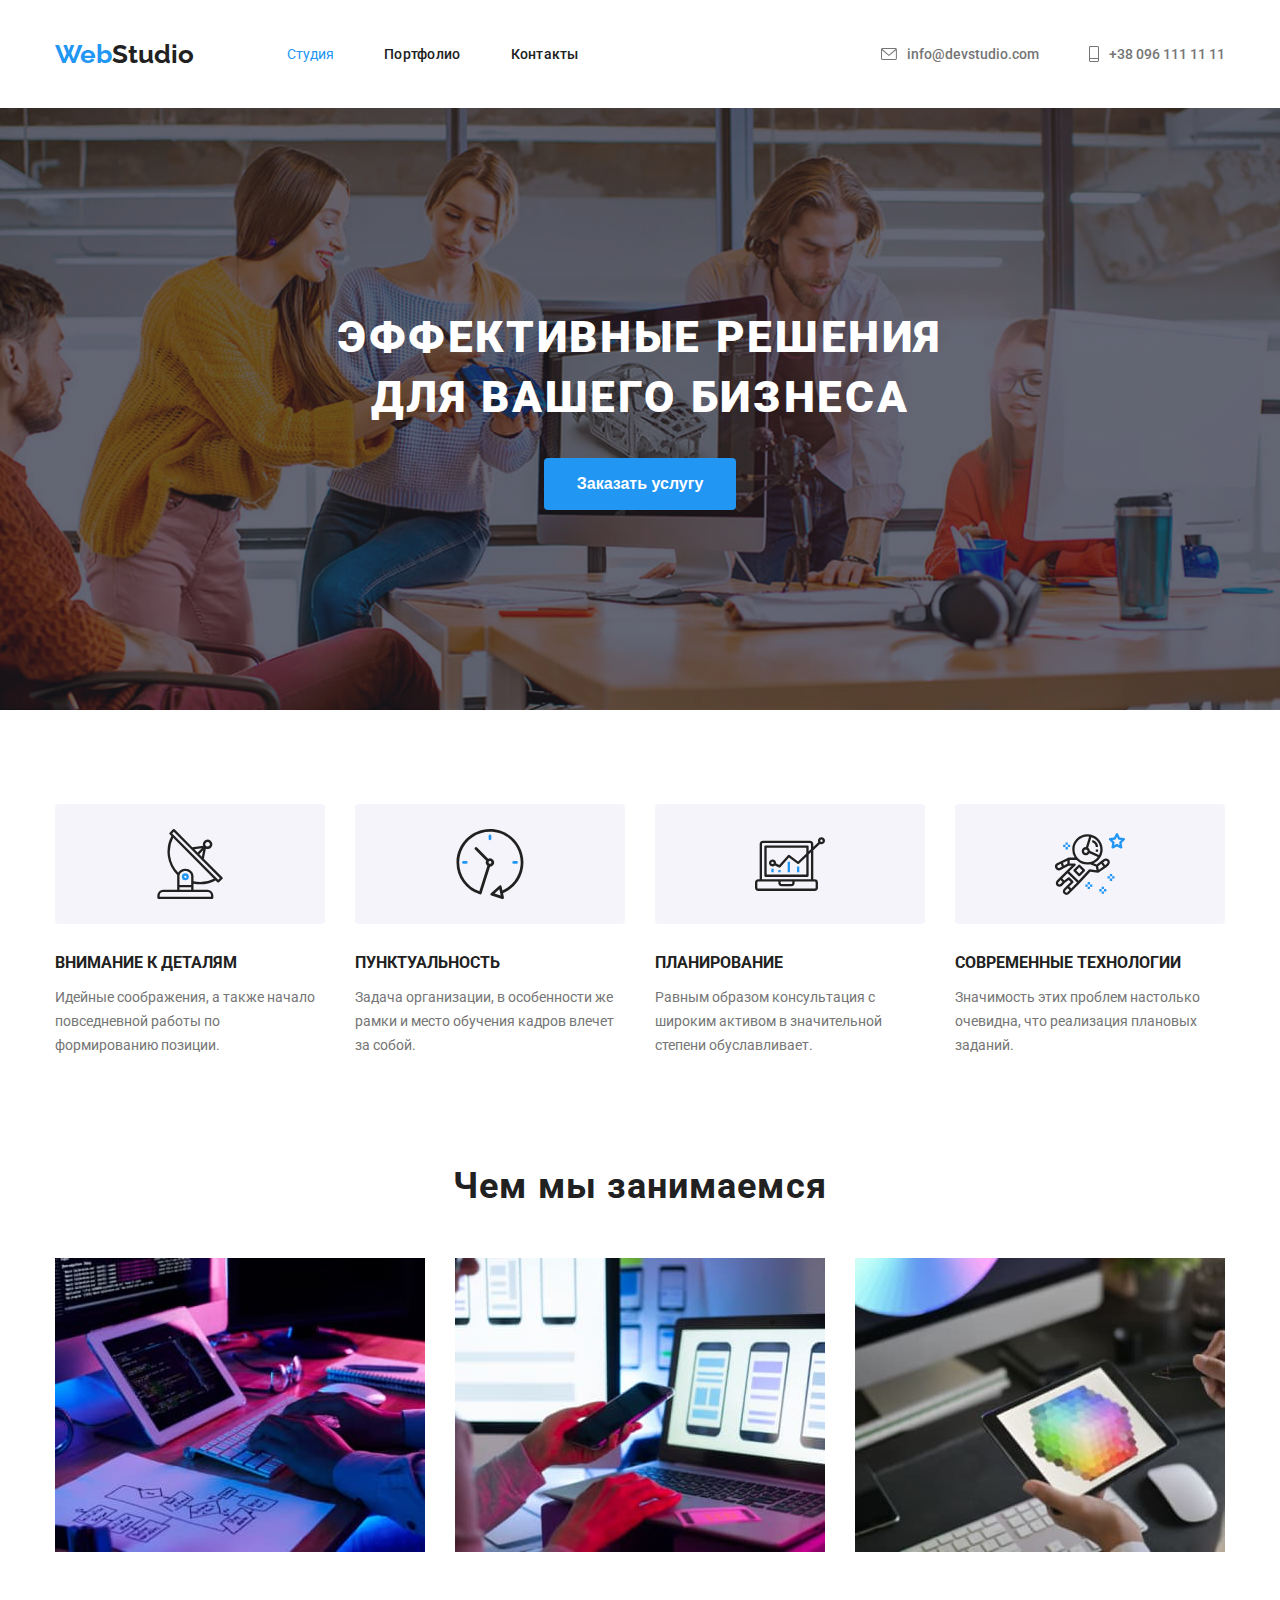
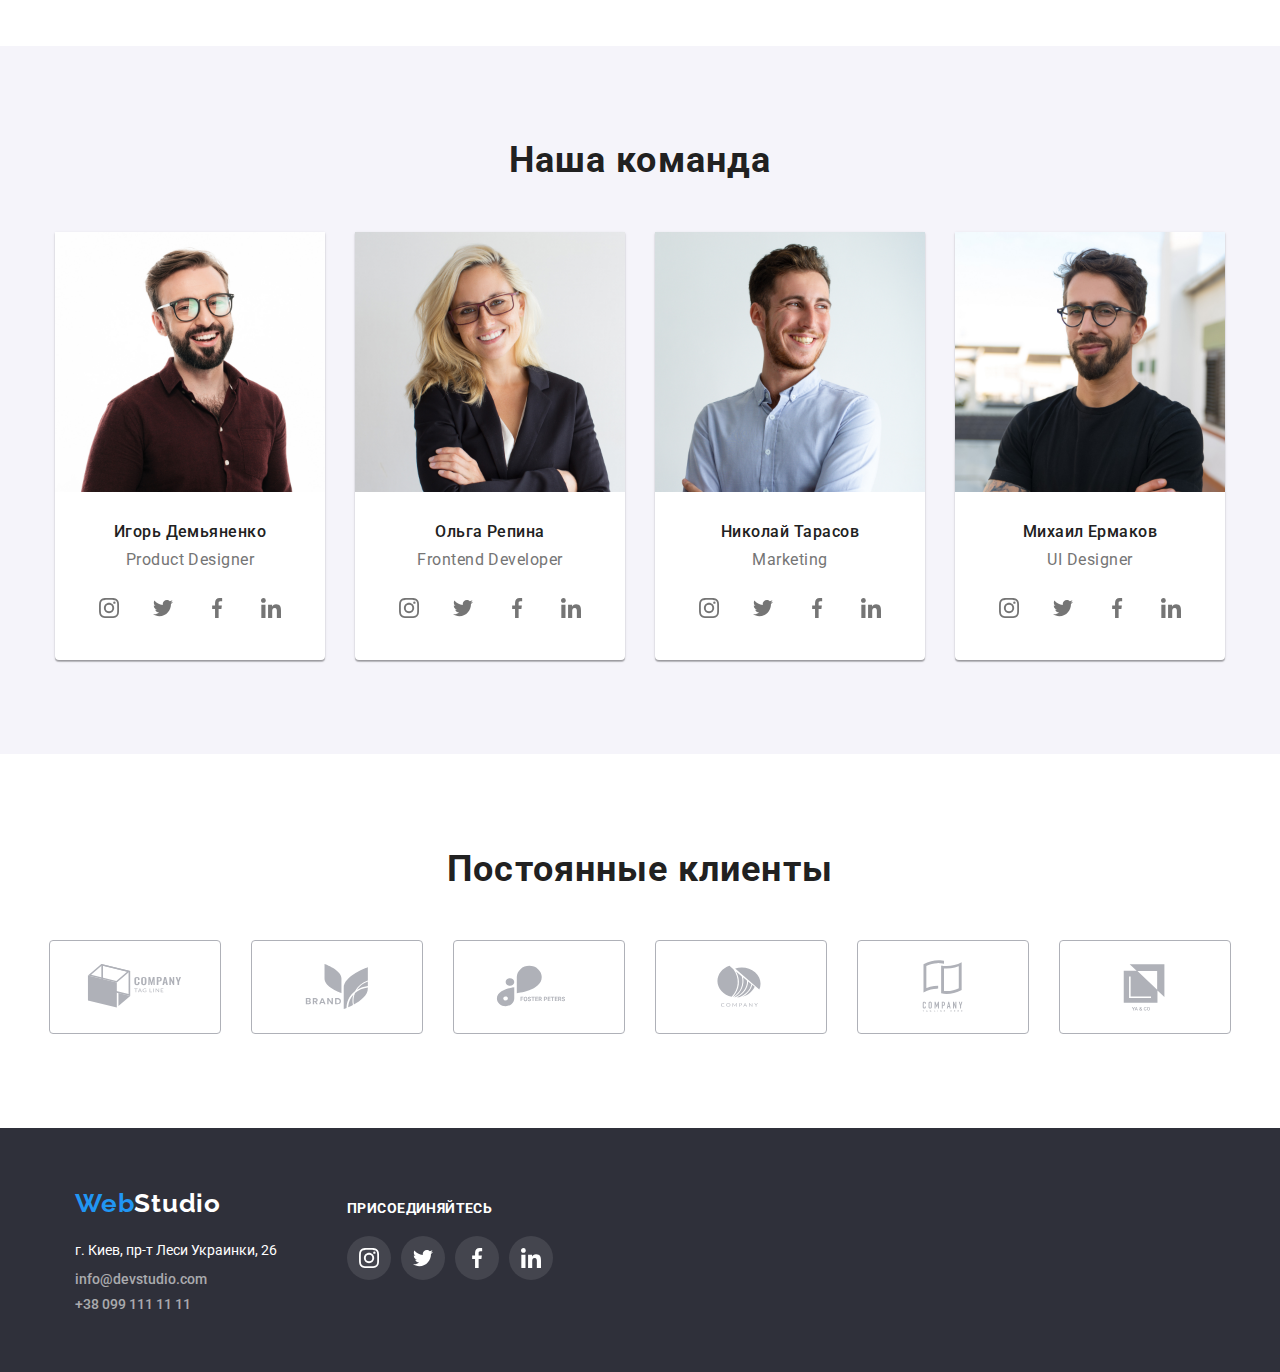
<file: index.html>
<!DOCTYPE html>
<html lang="ru">
  <head>
    <meta charset="UTF-8" />
    <meta http-equiv="X-UA-Compatible" content="IE=edge" />
    <meta name="viewport" content="width=device-width, initial-scale=1.0" />
    <title>Document</title>
    <link
      href="https://fonts.googleapis.com/css2?family=Raleway:wght@700&family=Roboto:wght@400;500;700;900&display=swap"
      rel="stylesheet"
    />
    <link rel="stylesheet" href="./scc/styles.css" />
  </head>

  <body>
    <!-- header -->
    <header class="page-header">
      <div class="container main-nav">
        <nav class="box-menu">
          <div class="box-logo">
            <a href="" class="logo"><span class="logo-web">Web</span>Studio</a>
          </div>
          <ul class="menu">
            <li class="item"><a href="" class="nav-current">Студия</a></li>
            <li class="item"><a href="./portfolio.html" class="nav">Портфолио</a></li>
            <li class="item"><a href="" class="nav">Контакты</a></li>
          </ul>
        </nav>

        <ul class="header-contakt">
          <li class="item">
            <a href="mailto:info@devstudio.com" class="contakt">
              <svg class="icon-header" width="16" height="12">
                <use href="./images/symbol-defs.svg#icon-envelope"></use>
              </svg>
              info@devstudio.com</a
            >
          </li>
          <li class="item">
            <a href="tel:+380961111111" class="contakt">
              <svg class="icon-header" width="10" height="16">
                <use href="./images/symbol-defs.svg#icon-Vector"></use>
              </svg>
              +38 096 111 11 11</a
            >
          </li>
        </ul>
      </div>
    </header>
    <!--main-->
    <main>
      <!--Blok 1-->

      <section class="hero hero-bg">
        <div class="container">
          <h1 class="hero-title">Эффективные решения для вашего бизнеса</h1>
          <button type="button" class="button">Заказать услугу</button>
        </div>
      </section>

      <!--Blok 2-->
      <section class="section reset">
        <h2 hidden>Основная часть</h2>
        <div class="container">
          <ul class="features">
            <li class="item icon-antenna">
              <div class="icon-bg">
                <svg class="icon-features">
                  <use href="./images/symbol-defs.svg#icon-antenna"></use>
                </svg>
              </div>
              <h3 class="feature-title">Внимание к деталям</h3>
              <p class="feature-text">
                Идейные соображения, а также начало повседневной работы по формированию позиции.
              </p>
            </li>
            <li class="item">
              <div class="icon-bg">
                <svg class="icon-features">
                  <use href="./images/symbol-defs.svg#icon-clock"></use>
                </svg>
              </div>
              <h3 class="feature-title">Пунктуальность</h3>
              <p class="feature-text">
                Задача организации, в особенности же рамки и место обучения кадров влечет за собой.
              </p>
            </li>
            <li class="item">
              <div class="icon-bg">
                <svg class="icon-features">
                  <use href="./images/symbol-defs.svg#icon-diagram"></use>
                </svg>
              </div>
              <h3 class="feature-title">Планирование</h3>
              <p class="feature-text">
                Равным образом консультация с широким активом в значительной степени обуславливает.
              </p>
            </li>
            <li class="item">
              <div class="icon-bg">
                <svg class="icon-features">
                  <use href="./images/symbol-defs.svg#icon-astronaut"></use>
                </svg>
              </div>
              <h3 class="feature-title">Современные технологии</h3>
              <p class="feature-text">
                Значимость этих проблем настолько очевидна, что реализация плановых заданий.
              </p>
            </li>
          </ul>
        </div>
      </section>
      <!--Blok 3-->
      <section class="section">
        <div class="container">
          <h2 class="lessons">Чем мы занимаемся</h2>
          <ul class="img-work">
            <li class="img-item">
              <a href=""><img src="./images/blok_4/imss2.jpg" alt="user photo" width="370" /></a>
            </li>
            <li class="img-item">
              <a href=""><img src="./images/blok_4/imss3.jpg" alt="user photo_1" width="370" /></a>
            </li>
            <li class="img-item">
              <a href=""><img src="./images/blok_4/imss4.jpg" alt="user pfoto_2" width="370" /></a>
            </li>
          </ul>
        </div>
      </section>
      <!--Blok 4-->

      <section class="section team">
        <div class="container">
          <h2 class="our-team">Наша команда</h2>
          <ul class="comands">
            <li class="comand">
              <div class="foto">
                <img src="./images/blok5/img10.jpg" alt="user photo" width="270" />
              </div>
              <div class="box">
                <h3 class="our-team-name">Игорь Демьяненко</h3>
                <p lang="en" class="specialist">Product Designer</p>
                <ul class="social-media">
                  <li class="social-media-item">
                    <a
                      class="social-media-link"
                      href=""
                      target="_blank"
                      rel="noopener noreferrer"
                      aria-label="instagram"
                    >
                      <svg class="icon" width="20" height="20">
                        <use href="./images/symbol-defs.svg#icon-instagram"></use>
                      </svg>
                    </a>
                  </li>
                  <li class="social-media-item">
                    <a
                      class="social-media-link"
                      href=""
                      target="_blank"
                      rel="noopener noreferrer"
                      aria-label="twitter"
                    >
                      <svg class="icon" width="20" height="20">
                        <use href="./images/symbol-defs.svg#icon-twitter"></use>
                      </svg>
                    </a>
                  </li>
                  <li class="social-media-item">
                    <a
                      class="social-media-link"
                      href=""
                      target="_blank"
                      rel="noopener noreferrer"
                      aria-label="facebook"
                    >
                      <svg class="icon" width="20" height="20">
                        <use href="./images/symbol-defs.svg#icon-facebook"></use>
                      </svg>
                    </a>
                  </li>
                  <li class="social-media-item">
                    <a
                      class="social-media-link"
                      href=""
                      target="_blank"
                      rel="noopener noreferrer"
                      aria-label="linkedin"
                    >
                      <svg class="icon" width="20" height="20">
                        <use href="./images/symbol-defs.svg#icon-linkedin"></use>
                      </svg>
                    </a>
                  </li>
                </ul>
              </div>
            </li>
            <li class="comand">
              <div class="foto">
                <img src="./images/blok5/img11.jpg" alt="user photo" width="270" />
              </div>
              <div class="box">
                <h3 class="our-team-name">Ольга Репина</h3>
                <p lang="en" class="specialist">Frontend Developer</p>
                <ul class="social-media">
                  <li class="social-media-item">
                    <a
                      class="social-media-link"
                      href=""
                      target="_blank"
                      rel="noopener noreferrer"
                      aria-label="instagram"
                    >
                      <svg class="icon" width="20" height="20">
                        <use href="./images/symbol-defs.svg#icon-instagram"></use>
                      </svg>
                    </a>
                  </li>
                  <li class="social-media-item">
                    <a
                      class="social-media-link"
                      href=""
                      target="_blank"
                      rel="noopener noreferrer"
                      aria-label="twitter"
                    >
                      <svg class="icon" width="20" height="20">
                        <use href="./images/symbol-defs.svg#icon-twitter"></use>
                      </svg>
                    </a>
                  </li>
                  <li class="social-media-item">
                    <a
                      class="social-media-link"
                      href=""
                      target="_blank"
                      rel="noopener noreferrer"
                      aria-label="facebook"
                    >
                      <svg class="icon" width="20" height="20">
                        <use href="./images/symbol-defs.svg#icon-facebook"></use>
                      </svg>
                    </a>
                  </li>
                  <li class="social-media-item">
                    <a
                      class="social-media-link"
                      href=""
                      target="_blank"
                      rel="noopener noreferrer"
                      aria-label="linkedin"
                    >
                      <svg class="icon" width="20" height="20">
                        <use href="./images/symbol-defs.svg#icon-linkedin"></use>
                      </svg>
                    </a>
                  </li>
                </ul>
              </div>
            </li>
            <li class="comand">
              <div class="foto">
                <img src="./images/blok5/img12.jpg" alt="user photo" width="270" />
              </div>
              <div class="box">
                <h3 class="our-team-name">Николай Тарасов</h3>
                <p lang="en" class="specialist">Marketing</p>
                <ul class="social-media">
                  <li class="social-media-item">
                    <a
                      class="social-media-link"
                      href=""
                      target="_blank"
                      rel="noopener noreferrer"
                      aria-label="instagram"
                    >
                      <svg class="icon" width="20" height="20">
                        <use href="./images/symbol-defs.svg#icon-instagram"></use>
                      </svg>
                    </a>
                  </li>
                  <li class="social-media-item">
                    <a
                      class="social-media-link"
                      href=""
                      target="_blank"
                      rel="noopener noreferrer"
                      aria-label="twitter"
                    >
                      <svg class="icon" width="20" height="20">
                        <use href="./images/symbol-defs.svg#icon-twitter"></use>
                      </svg>
                    </a>
                  </li>
                  <li class="social-media-item">
                    <a
                      class="social-media-link"
                      href=""
                      target="_blank"
                      rel="noopener noreferrer"
                      aria-label="facebook"
                    >
                      <svg class="icon" width="20" height="20">
                        <use href="./images/symbol-defs.svg#icon-facebook"></use>
                      </svg>
                    </a>
                  </li>
                  <li class="social-media-item">
                    <a
                      class="social-media-link"
                      href=""
                      target="_blank"
                      rel="noopener noreferrer"
                      aria-label="linkedin"
                    >
                      <svg class="icon" width="20" height="20">
                        <use href="./images/symbol-defs.svg#icon-linkedin"></use>
                      </svg>
                    </a>
                  </li>
                </ul>
              </div>
            </li>
            <li class="comand">
              <div class="foto">
                <img src="./images/blok5/img13.jpg" alt="user photo" width="270" />
              </div>
              <div class="box">
                <h3 class="our-team-name">Михаил Ермаков</h3>
                <p lang="en" class="specialist">UI Designer</p>
                <ul class="social-media">
                  <li class="social-media-item">
                    <a
                      class="social-media-link"
                      href=""
                      target="_blank"
                      rel="noopener noreferrer"
                      aria-label="instagram"
                    >
                      <svg class="icon" width="20" height="20">
                        <use href="./images/symbol-defs.svg#icon-instagram"></use>
                      </svg>
                    </a>
                  </li>
                  <li class="social-media-item">
                    <a
                      class="social-media-link"
                      href=""
                      target="_blank"
                      rel="noopener noreferrer"
                      aria-label="twitter"
                    >
                      <svg class="icon" width="20" height="20">
                        <use href="./images/symbol-defs.svg#icon-twitter"></use>
                      </svg>
                    </a>
                  </li>
                  <li class="social-media-item">
                    <a
                      class="social-media-link"
                      href=""
                      target="_blank"
                      rel="noopener noreferrer"
                      aria-label="facebook"
                    >
                      <svg class="icon" width="20" height="20">
                        <use href="./images/symbol-defs.svg#icon-facebook"></use>
                      </svg>
                    </a>
                  </li>
                  <li class="social-media-item">
                    <a
                      class="social-media-link"
                      href=""
                      target="_blank"
                      rel="noopener noreferrer"
                      aria-label="linkedin"
                    >
                      <svg class="icon" width="20" height="20">
                        <use href="./images/symbol-defs.svg#icon-linkedin"></use>
                      </svg>
                    </a>
                  </li>
                </ul>
              </div>
            </li>
          </ul>
        </div>
      </section>
      <!--Blok 5-->
      <section class="section">
        <h2 class="regular-customers">Постоянные клиенты</h2>
        <ul class="regular">
          <li class="customers">
            <a class="customers-link" href="" target="_blank">
              <svg class="icon-group">
                <use href="./images/symbol-defs.svg#icon-Logo-5"></use>
              </svg>
            </a>
          </li>
          <li class="customers">
            <a class="customers-link" href="" target="_blank">
              <svg class="icon-group">
                <use href="./images/symbol-defs.svg#icon-Logo-4"></use>
              </svg>
            </a>
          </li>
          <li class="customers">
            <a class="customers-link" href="" target="_blank">
              <svg class="icon-group">
                <use href="./images/symbol-defs.svg#icon-Logo-3"></use>
              </svg>
            </a>
          </li>
          <li class="customers">
            <a class="customers-link" href="" target="_blank">
              <svg class="icon-group">
                <use href="./images/symbol-defs.svg#icon-Logo-2"></use>
              </svg>
            </a>
          </li>
          <li class="customers">
            <a class="customers-link" href="" target="_blank">
              <svg class="icon-group">
                <use href="./images/symbol-defs.svg#icon-Logo-1"></use>
              </svg>
            </a>
          </li>
          <li class="customers">
            <a class="customers-link" href="" target="_blank">
              <svg class="icon-group">
                <use href="./images/symbol-defs.svg#icon-Logo"></use>
              </svg>
            </a>
          </li>
        </ul>
      </section>
    </main>
    <!--Footer -->
    <footer class="footer">
      <div class="container">
        <div class="box-footer-nav">
          <div class="box-logo">
            <a href="" class="logo-footer"><span class="logo-web">Web</span>Studio</a>
          </div>
          <ul class="footer-address">
            <li class="footer-citi">
              <address class="address">г. Киев, пр-т Леси Украинки, 26</address>
            </li>
            <li class="footer-mail">
              <a href="mailto:info@devstudio.com" class="footer-contakts">info@devstudio.com</a>
            </li>
            <li class="footer-tel">
              <a href="tel:+380991111111" class="footer-contakts">+38 099 111 11 11</a>
            </li>
          </ul>
        </div>

        <div class="footer-icon">
          <h2 class="call">ПРИСОЕДИНЯЙТЕСЬ</h2>
          <ul class="social-media-footer">
            <li class="social-media-item-footer">
              <a
                class="social-media-link-footer"
                href=""
                target="_blank"
                rel="noopener noreferrer"
                aria-label="instagram"
              >
                <svg class="icon" width="20" height="20">
                  <use href="./images/symbol-defs.svg#icon-instagram"></use>
                </svg>
              </a>
            </li>
            <li class="social-media-item-footer">
              <a
                class="social-media-link-footer"
                href=""
                target="_blank"
                rel="noopener noreferrer"
                aria-label="twitter"
              >
                <svg class="icon" width="20" height="20">
                  <use href="./images/symbol-defs.svg#icon-twitter"></use>
                </svg>
              </a>
            </li>
            <li class="social-media-item-footer">
              <a
                class="social-media-link-footer"
                href=""
                target="_blank"
                rel="noopener noreferrer"
                aria-label="facebook"
              >
                <svg class="icon" width="20" height="20">
                  <use href="./images/symbol-defs.svg#icon-facebook"></use>
                </svg>
              </a>
            </li>
            <li class="social-media-item-footer">
              <a
                class="social-media-link-footer"
                href=""
                target="_blank"
                rel="noopener noreferrer"
                aria-label="linkedin"
              >
                <svg class="icon" width="20" height="20">
                  <use href="./images/symbol-defs.svg#icon-linkedin"></use>
                </svg>
              </a>
            </li>
          </ul>
        </div>
      </div>
    </footer>
  </body>
</html>
</file>
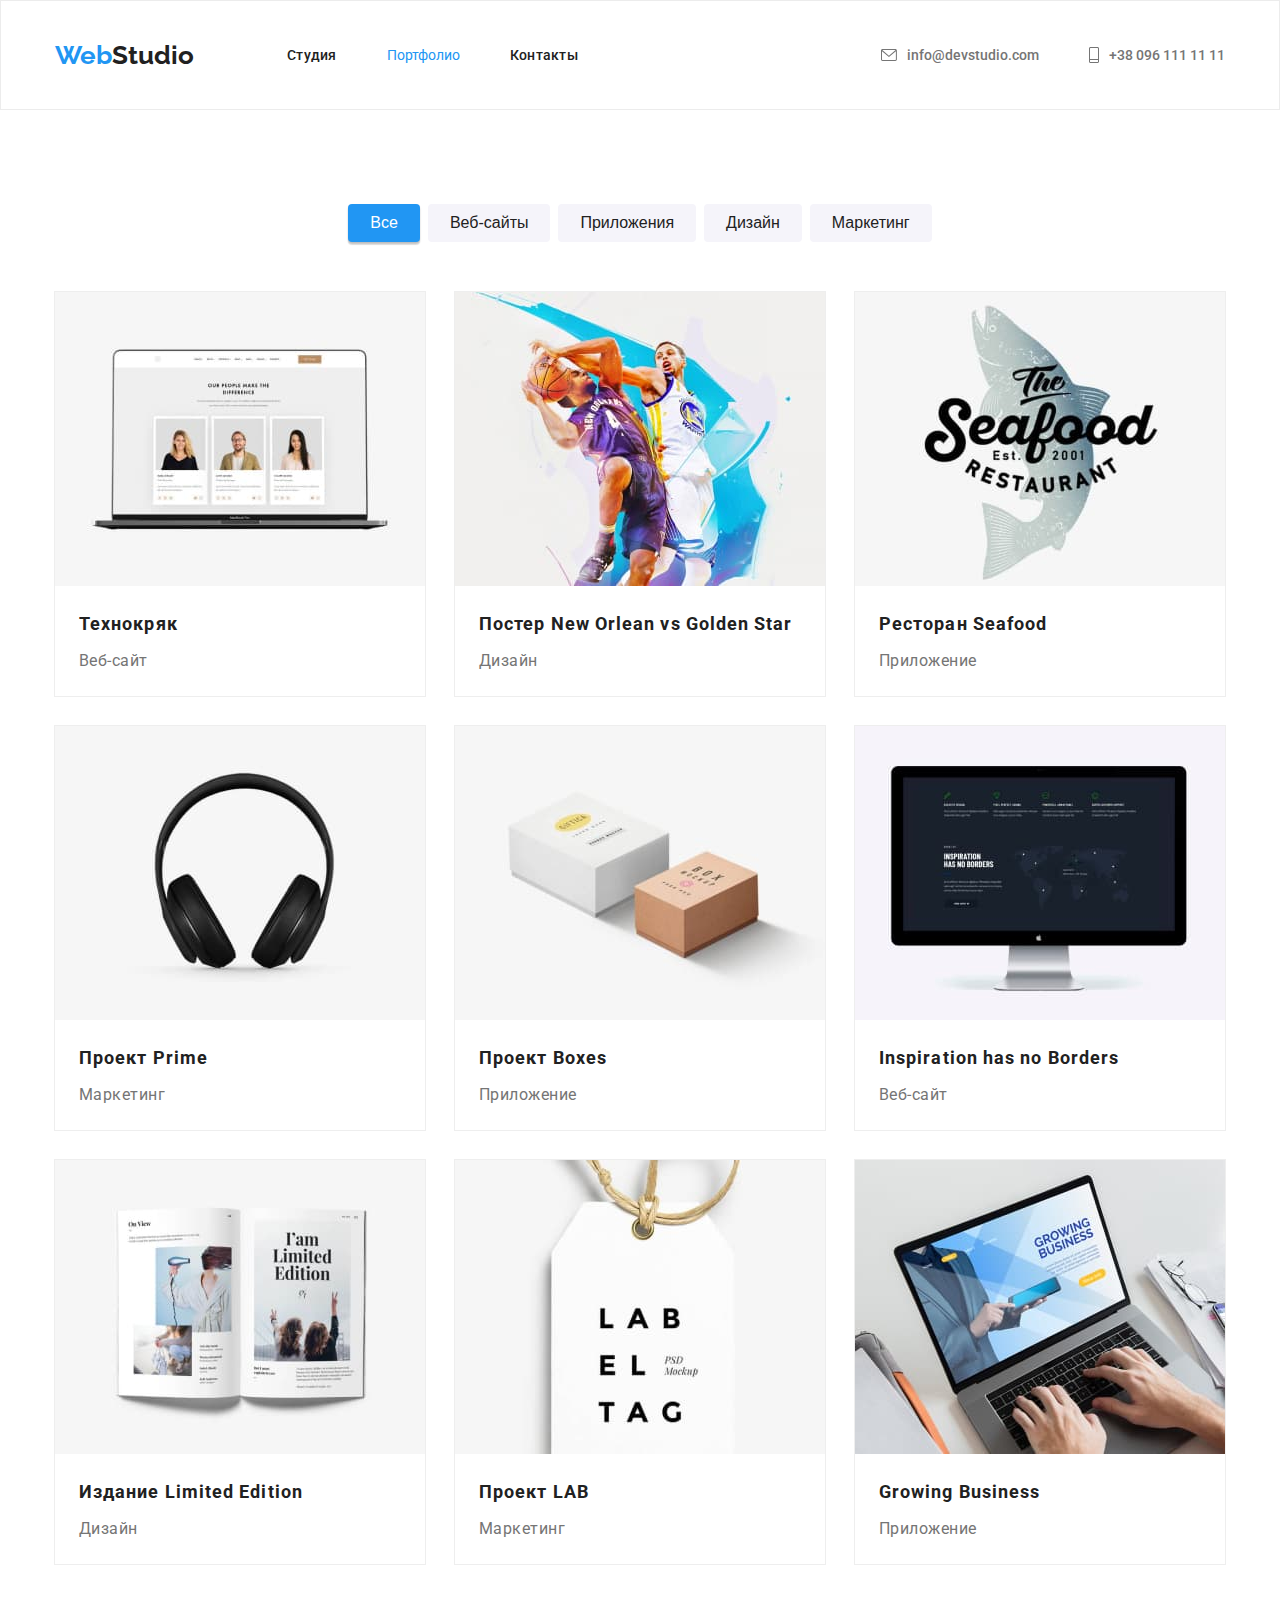
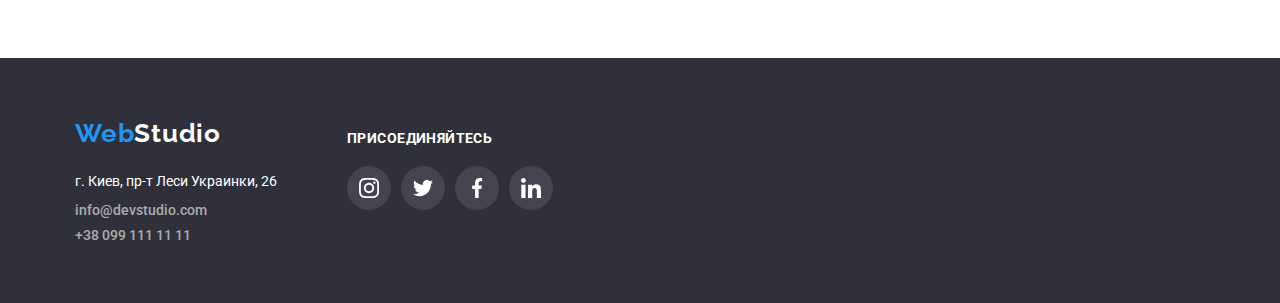
<file: portfolio.html>
<!DOCTYPE html>
<html lang="ru">
  <head>
    <meta charset="UTF-8" />
    <meta http-equiv="X-UA-Compatible" content="IE=edge" />
    <meta name="viewport" content="width=device-width, initial-scale=1.0" />
    <title>Document</title>
    <link
      href="https://fonts.googleapis.com/css2?family=Raleway:wght@700&family=Roboto:wght@400;500;700;900&display=swap"
      rel="stylesheet"
    />
    <link rel="stylesheet" href="./scc/styles.css" />
  </head>
  <body>
    <!-- header -->
    <header class="page-header line">
      <div class="container main-nav">
        <nav class="box-menu">
          <div class="box-logo">
            <a href="" class="logo"><span class="logo-web">Web</span>Studio</a>
          </div>
          <ul class="menu">
            <li class="item"><a href="./index.html" class="nav">Студия</a></li>
            <li class="item"><a href="" class="nav-current">Портфолио</a></li>
            <li class="item"><a href="" class="nav">Контакты</a></li>
          </ul>
        </nav>

        <ul class="header-contakt">
          <li class="item">
            <a href="mailto:info@devstudio.com" class="contakt">
              <svg class="icon-header" width="16" height="12">
                <use href="./images/symbol-defs.svg#icon-envelope"></use>
              </svg>
              info@devstudio.com</a
            >
          </li>
          <li class="item">
            <a href="tel:+380961111111" class="contakt">
              <svg class="icon-header" width="10" height="16">
                <use href="./images/symbol-defs.svg#icon-Vector"></use>
              </svg>
              +38 096 111 11 11</a
            >
          </li>
        </ul>
      </div>
    </header>
    <!--Portfolio-->
    <main>
      <section class="keys">
        <h1 hidden>Портфолио</h1>
        <div class="container">
          <ul class="services">
            <li class="direction">
              <button type="button" class="buttons current">Все</button>
            </li>
            <li class="direction">
              <button type="button" class="buttons">Веб-сайты</button>
            </li>
            <li class="direction">
              <button type="button" class="buttons">Приложения</button>
            </li>
            <li class="direction"><button type="button" class="buttons">Дизайн</button></li>
            <li class="direction">
              <button type="button" class="buttons">Маркетинг</button>
            </li>
          </ul>
          <ul class="flex-group">
            <li class="group">
              <a href="" class="blok">
                <img src="./images/portfolio/notebook.jpg" alt="notebook" width="370" />
                <div class="box-portfolio">
                  <h2 class="titels">Технокряк</h2>
                  <p class="Works">Веб-сайт</p>
                </div>
              </a>
            </li>
            <li class="group">
              <a href="" class="blok">
                <img src="./images/portfolio/basketball.jpg" alt="basketball" width="370" />
                <div class="box-portfolio">
                  <h2 class="titels">Постер New Orlean vs Golden Star</h2>
                  <p class="Works">Дизайн</p>
                </div>
              </a>
            </li>
            <li class="group">
              <a href="" class="blok">
                <img src="./images/portfolio/Seafood.jpg" alt="Seafood" width="370" />
                <div class="box-portfolio">
                  <h2 class="titels">Ресторан Seafood</h2>
                  <p class="Works">Приложение</p>
                </div>
              </a>
            </li>
            <li class="group">
              <a href="" class="blok">
                <img src="./images/portfolio/headphones.jpg" alt="headphones" width="370" />
                <div class="box-portfolio">
                  <h2 class="titels">Проект Prime</h2>
                  <p class="Works">Маркетинг</p>
                </div>
              </a>
            </li>
            <li class="group">
              <a href="" class="blok">
                <img src="./images/portfolio/Boxes.jpg" alt="Boxes" width="370" />
                <div class="box-portfolio">
                  <h2 class="titels">Проект Boxes</h2>
                  <p class="Works">Приложение</p>
                </div>
              </a>
            </li>
            <li class="group">
              <a href="" class="blok">
                <img src="./images/portfolio/monitor.jpg" alt="monitor" width="370" />
                <div class="box-portfolio">
                  <h2 lang="en" class="titels">Inspiration has no Borders</h2>
                  <p class="Works">Веб-сайт</p>
                </div>
              </a>
            </li>
            <li class="group">
              <a href="" class="blok">
                <img src="./images/portfolio/design.jpg" alt="design" width="370" />
                <div class="box-portfolio">
                  <h2 class="titels">Издание Limited Edition</h2>
                  <p class="Works">Дизайн</p>
                </div>
              </a>
            </li>
            <li class="group">
              <a href="" class="blok">
                <img src="./images/portfolio/project.jpg" alt="project" width="370" />
                <div class="box-portfolio">
                  <h2 class="titels">Проект LAB</h2>
                  <p class="Works">Маркетинг</p>
                </div>
              </a>
            </li>
            <li class="group">
              <a href="" class="blok">
                <img src="./images/portfolio/applications.jpg" alt="applications" width="370" />
                <div class="box-portfolio">
                  <h2 lang="en" class="titels">Growing Business</h2>
                  <p class="Works">Приложение</p>
                </div>
              </a>
            </li>
          </ul>
        </div>
      </section>
    </main>

    <!--Footer -->
    <footer class="footer">
      <div class="container">
        <div class="box-footer-nav">
          <div class="box-logo">
            <a href="" class="logo-footer"><span class="logo-web">Web</span>Studio</a>
          </div>
          <ul class="footer-address">
            <li class="footer-citi">
              <address class="address">г. Киев, пр-т Леси Украинки, 26</address>
            </li>
            <li class="footer-mail">
              <a href="mailto:info@devstudio.com" class="footer-contakts">info@devstudio.com</a>
            </li>
            <li class="footer-tel">
              <a href="tel:+380991111111" class="footer-contakts">+38 099 111 11 11</a>
            </li>
          </ul>
        </div>

        <div class="footer-icon">
          <h2 class="call">ПРИСОЕДИНЯЙТЕСЬ</h2>
          <ul class="social-media-footer">
            <li class="social-media-item-footer">
              <a
                class="social-media-link-footer"
                href=""
                target="_blank"
                rel="noopener noreferrer"
                aria-label="instagram"
              >
                <svg class="icon" width="20" height="20">
                  <use href="./images/symbol-defs.svg#icon-instagram"></use>
                </svg>
              </a>
            </li>
            <li class="social-media-item-footer">
              <a
                class="social-media-link-footer"
                href=""
                target="_blank"
                rel="noopener noreferrer"
                aria-label="twitter"
              >
                <svg class="icon" width="20" height="20">
                  <use href="./images/symbol-defs.svg#icon-twitter"></use>
                </svg>
              </a>
            </li>
            <li class="social-media-item-footer">
              <a
                class="social-media-link-footer"
                href=""
                target="_blank"
                rel="noopener noreferrer"
                aria-label="facebook"
              >
                <svg class="icon" width="20" height="20">
                  <use href="./images/symbol-defs.svg#icon-facebook"></use>
                </svg>
              </a>
            </li>
            <li class="social-media-item-footer">
              <a
                class="social-media-link-footer"
                href=""
                target="_blank"
                rel="noopener noreferrer"
                aria-label="linkedin"
              >
                <svg class="icon" width="20" height="20">
                  <use href="./images/symbol-defs.svg#icon-linkedin"></use>
                </svg>
              </a>
            </li>
          </ul>
        </div>
      </div>
    </footer>
  </body>
</html>
</file>
<file: scc/styles.css>
/* основной #212121 */
/* вторичный #757575 */
/* header */
html{
    box-sizing: inherit;
}
:root{
    --primari-text-color: #757575;
    --title-text-color:#212121;
    --accent-color: #2196F3;
    --primari-white-color: #ffffff;
}
body{
    color: var(--primari-white-color);
    font-family: Roboto, sans-serif;
    font-size: 14px;
    margin: 0px;
}
.container{ 
    box-sizing: border-box;
    width: 1200px;
    padding-left: 15px;
    padding-right: 15px;

    margin-left: auto;
    margin-right: auto;
    
    
}
/* Header */

.main-nav{
    display: flex;
    align-items: center;

}
.box-menu{
    display: flex;
    align-items: center;
}
.menu{
    margin: 0px;
    margin-left: 93px;
    display:flex;
    padding: 0px;
    
}
.menu .item:not(:last-child){
    margin-right: 50px;
}
.menu .item{
    display: block;
}
.box-logo{
    display: block;
    padding: 0px;
}
.header-contakt{
    margin-left: auto;
    display: flex;
    padding: 0px;
}
.header-contakt .item + .item{
    display: block;
    margin-left: 50px;
}

.logo{
    color:var(--title-text-color);

    font-family: 'Raleway', sans-serif;
        font-weight: 700;
        font-size: 26px;
        line-height: 1.19;
        text-decoration: none;
}
.logo-web{
    color: var(--accent-color);
}
.nav{
    display: block;
    padding-top: 32px;
    padding-bottom: 32px;

    color:var(--title-text-color);

    font-weight: 500;
    font-size: 14px;
    line-height: 16px;
    letter-spacing: 0.02em;
    text-decoration: none;
}
.nav:hover,
.nav:focus,
.nav-current{
    display: block;
        padding-top: 32px;
        padding-bottom: 32px;
    color:var(--accent-color);
    text-decoration: none;
}
.contakt{
    display: flex;
    align-items: center;
        padding-top: 32px;
        padding-bottom: 32px;

    color: var(--primari-text-color);
    
        font-weight: 500;
        font-size: 14px;
        line-height: 16px;
    text-decoration: none;
}
.contakt:hover,
.contakt:focus{
    color: var(--accent-color);
}
/* body */
/* Blok 1 */
.hero{
    text-align: center;
    background-color: #2F303A;
    padding: 200px 0;
}
.hero-title{
    
    max-width: 696px;
        
        margin: 0 auto 0 auto;
    
   
    padding-bottom: 30px;
   
        font-weight: 900;
        font-size: 44px;
        line-height: 1.36;
        text-align: center;
        letter-spacing: 0.06em;
        text-transform: uppercase;
}
.hero-bg{
    max-width: 1600px; 
    margin-left: auto;
    margin-right: auto;

background-image: linear-gradient(to right, rgba(47, 48, 58, 0.4), rgba(47, 48, 58, 0.4)),
        url("../images/hero/overlay.png");
    background-repeat: no-repeat;
    background-size: cover;
    background-position: center;
}
/* Blok2 */
.icon-features {

    width: 70px;
    height: 70px;
}

.icon-bg {
    display: flex;
    justify-content: center;
    align-items: center;
    height: 120px;
    margin-bottom: 30px;

    background: #F5F4FA;
    border-radius: 4px;
}

.team{
    background-color: #F5F4FA;
    
}
.section{
    padding: 94px 0px;
}
.reset{
    padding-bottom: 0px;
}
.features{
    padding: 0px;
    margin: 0px;
    display: flex;
    flex-wrap: wrap;
    
}
.features .item{
   width: 270px;
   margin-right: 30px;
}
.features .item:nth-child(4n){
    margin-right: 0px;
}
.feature-title{
    margin: 0px;

    color:var(--title-text-color);
    text-transform: uppercase;
    
        font-weight: 700;
        line-height: 1.14;
        
}
.feature-text{
    color:var(--primari-text-color);

        font-weight: 400;
        line-height: 1.71;
      
}
.lessons{
   margin-top: 0px;
   margin-bottom: 50px;
    color: var(--title-text-color);

        font-weight: 700;
        font-size: 36px;
        line-height: 1.16;
        text-align: center;
        letter-spacing: 0.03em;
        
}
.img-item{
    margin-right: 30px;
    
}
.img-item:nth-child(3n){
    margin-right: 0px;
}
.img-work{
display: flex;
flex-wrap: wrap;
margin: 0px;
padding: 0px;
}
.buttons{
    padding: 6px 22px;
    color: var(--title-text-color);
    background-color: #F5F4FA;;
    cursor: pointer;
    border: none;

   
        border-radius: 4px;

        font-weight: 500;
        font-size: 16px;
        line-height: 26px;
}
.current,
.buttons:hover,
.buttons:focus{
    color:var(--primari-white-color);
    background-color: var(--accent-color);
    box-shadow: 0px 3px 1px rgba(0, 0, 0, 0.1), 0px 1px 2px rgba(0, 0, 0, 0.08), 0px 2px 2px rgba(0, 0, 0, 0.12);
}
.button{ 
    border: 1px solid transparent;
    text-align: center;
    border-radius: 4px;
    padding: 10px 32px;
    
    color:var(--primari-white-color);
    background-color: var(--accent-color);

    line-height: 30px;
    font-weight: 700;
    font-size: 16px;
}
.button:hover,
.button:focus{
    background-color: #188CE8;      
}
/* Blok 5 */
.regular{
    display: flex;
    justify-content: center;
    margin: 0px;
    padding: 0px;
    gap: 30px;
}
.regular-customers{
    margin: 0px;
    margin-bottom: 50px;

    font-family: 'Roboto';
        font-style: normal;
        font-weight: 700;
        font-size: 36px;
        line-height: 42px;
        text-align: center;
        letter-spacing: 0.03em;
    
        color: var(--title-text-color);
}

.icon-group{
    
    max-width: 106px;
    max-height: 60px;   
}
.customers-link{
    display: flex;
    align-items: center;
    justify-content: center;
    width: 170px;
    height: 92px;
    border: 1px solid #AFB1B8;
    border-radius: 4px;
    color: #AFB1B8;
}
.customers-link:hover,
.customers-link:focus{
    border-color: var(--accent-color);
    color: var(--accent-color);
}
.icon-group{
    fill: currentColor;
}

.our-team{
       margin-top: 0px;
       margin-bottom: 50px;

    color:var(--title-text-color);
    
        font-weight: 700;
        font-size: 36px;
        line-height: 1.16;
        text-align: center;
        letter-spacing: 0.03em;
    
}
img{ display: block;
    max-width: 100%;
    height: auto;
}
.comand{
    background: #FFFFFF;
    display: inline-block;
    margin-right: 30px; 
    box-shadow: 0px 1px 3px rgba(0, 0, 0, 0.12), 0px 1px 1px rgba(0, 0, 0, 0.14), 0px 2px 1px rgba(0, 0, 0, 0.2);
        border-radius: 0px 0px 4px 4px;
}
.comand:nth-child(4n){
    margin-right: 0px;
}
.comands{
    padding: 0px;
    margin: 0pt;
    
    display: flex;
    flex-wrap: wrap;
}
.box{
    margin: 0px;
    padding: 30px 0;
    display: flex;
    flex-direction:column;  
}
.our-team-name{
    margin: 0px;
    margin-bottom: 10px;
    text-align: center;
    
    color:var(--title-text-color);

        font-weight: 500;
        font-size: 16px;
        line-height: 1.19;
        letter-spacing: 0.03em;
}
.specialist{
    margin: 0px;
    margin-bottom: 16px;
    text-align: center;
        
    color:var(--primari-text-color);

        font-weight: 400;
        font-size: 16px;
        line-height: 1.18;
        letter-spacing: 0.03em;
}
.titels{
    margin: 0px;

    color:var(--title-text-color);

        font-weight: 700;
        font-size: 18px;
        line-height: 2;
        letter-spacing: 0.06em;
    

        
}
.Works{ 
    margin: 0px;
    margin-top: 4px;
    color:var(--primari-text-color);

        font-weight: 400;
        font-size: 16px;
        line-height: 1.88;
        letter-spacing: 0.03em; 
}
.blok{
    text-decoration: none;
    background: var(--primari-white-color);
    outline: 1px solid #EEEEEE;  
}
.blok:hover,
.blok:focus{
 box-shadow: 0px 1px 1px rgba(0, 0, 0, 0.12), 0px 4px 4px rgba(0, 0, 0, 0.06), 1px 4px 6px rgba(0, 0, 0, 0.16);
}
/* Footer */
.footer{
    background-color: rgba(47, 48, 58, 1);
    padding: 60px;
}
.logo-footer{ 
    color: #FFFFFF;

font-family: 'Raleway';
    font-weight: 700;
    font-size: 26px;
    line-height: 1.19;
    letter-spacing: 0.03em;
    text-decoration: none;
    
}
.footer-address {
    display: block;
    margin: 0px;
    padding-top: 20px;
    padding-left: 0px;
}
.footer-mail, .footer-tel {
padding-top: 9px;
}

.address{
    color:#FFFFFF;
    font-family: 'Roboto';
        font-style: normal;
        font-weight: 400;
        font-size: 14px;
        line-height: 24px;
    
}
.footer-contakts{
    color:rgba(255, 255, 255, 0.6);

    font-weight: 500;
        font-size: 14px;
        line-height: 16px;
        text-decoration: none;
}
.footer-contakts:hover,
.footer-contakts:focus{
        color: var(--accent-color);
}


ul{
    list-style: none
}
/* Портфолио*/
.box-portfolio{
    padding: 20px 24px;
}
.services{
    display: flex;
    justify-content: center;
    margin: 0px;
    padding: 0px; 
    margin-bottom: 50px; 
}
.direction{
    display: block;
    padding: 0px;
    
}
.direction:not(:last-child){
 margin-right: 8px;   
}
.group{
    display: flex;
    flex-wrap: wrap;
    margin-right: 30px;
    margin-bottom: 30px;
}
.group:nth-child(3n){
    margin-right: 0px;
}
.group:nth-last-child(-n+3){
    margin-bottom: 0px;
}
.flex-group{
    display: flex;
    flex-wrap: wrap;
    margin: 0px;
    padding: 0px;
}
.keys{
    padding-top: 94px;
    padding-bottom: 94px;
}
.line{
    border: 1px solid #ECECEC;
}
.current:hover,
.current:focus{
    background: var(--accent-color);
    color: var(--primari-white-color);
    box-shadow: 0px 3px 1px rgba(0, 0, 0, 0.1), 0px 1px 2px rgba(0, 0, 0, 0.08), 0px 2px 2px rgba(0, 0, 0, 0.12);
     border-radius: 4px;
}
/**соц. сети **/
.social-media{
    display: flex;
    justify-content: center;
    padding: 0px;

}
.social-media-item:not(:last-child){
    margin-right: 10px;
}
.social-media-link{
    display: flex;
    justify-content: center;
    align-items: center;
    width: 44px;
    height: 44px;
    color: var(--primari-text-color);
    background-color: var(--primari-white-color);
    border-radius: 50%;
    
}
.social-media-link:hover,
.social-media-link:focus{
    color: #ffffff;
    background-color: var(--accent-color);
}
.icon{
    fill: currentColor;
}



.footer-icon{
    max-width: 206px;
    display: flex;
    flex-direction: column;
    margin-left: 70px;
   margin-top: 12px;
    
}
.social-media-footer{
        display: flex;
        margin: 0px;
        padding: 0px;
}
.call{
    margin: 0pt;
    margin-bottom: 20px;
    padding: 0px;

    font-family: 'Roboto';
        font-style: normal;
        font-weight: 700;
        font-size: 14px;
        line-height: 16px;
        letter-spacing: 0.03em;
        text-transform: uppercase;
    
        color: #FFFFFF;
}
.box-footer-nav{
    display: flex;
    flex-direction: column;
    margin: 0px;
        padding: 0px;
} 
.footer .container{
    display: flex;
}
.social-media-item-footer:not(:last-child) {
    margin-right: 10px;
}
.social-media-link-footer {
    display: flex;
    justify-content: center;
    align-items: center;
    width: 44px;
    height: 44px;
    color: var(--primari-white-color);
    background-color: rgba(255, 255, 255, 0.1);;
    border-radius: 50%;

}
.social-media-link-footer:hover,
.social-media-link-footer:focus {
    color:var(--primari-white-color);
    background-color: var(--accent-color);
}

.icon {
    fill: currentColor;
}
.icon-header{
    margin-right: 10px;
    fill: currentColor;
}
</file>
